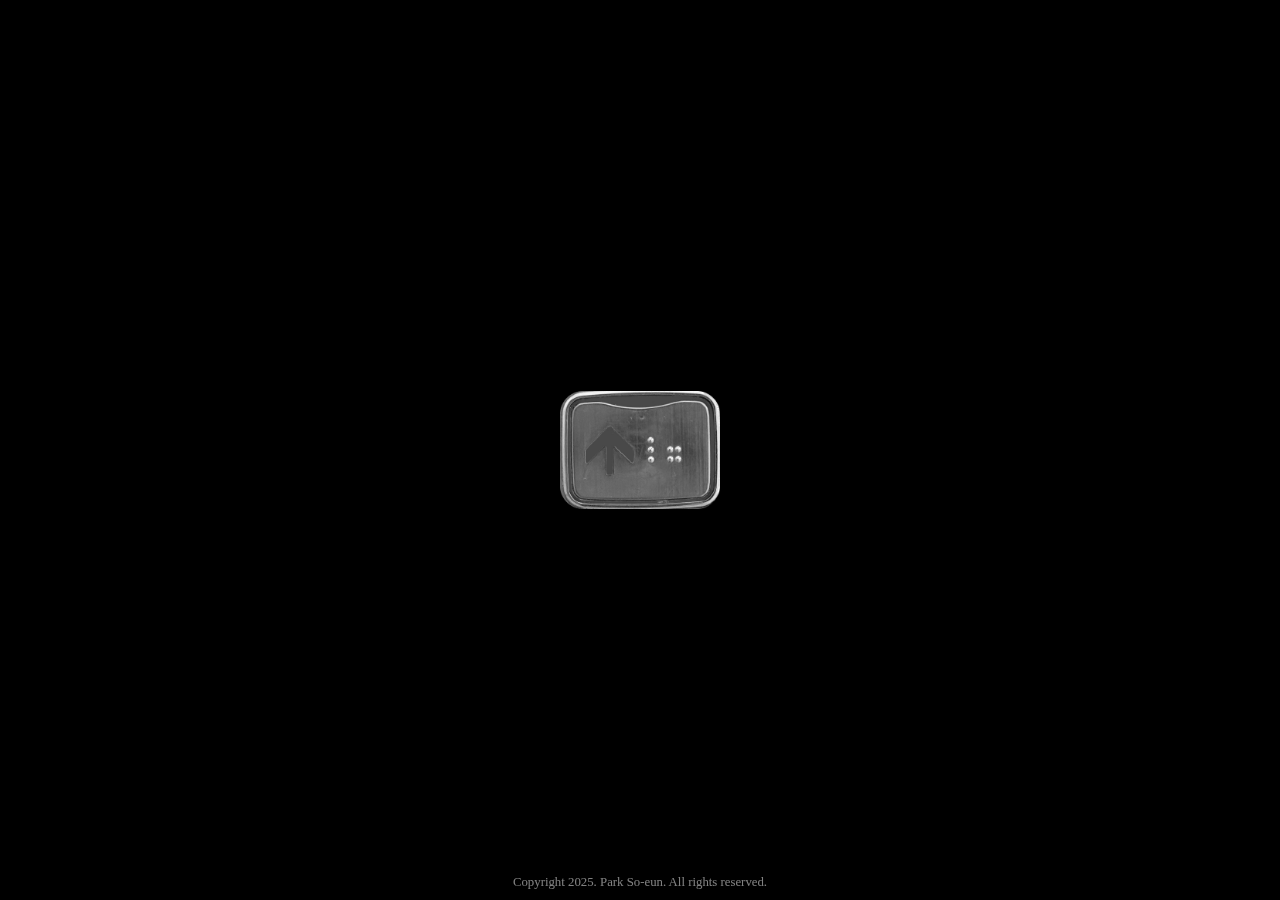
<file: index.html>
<!DOCTYPE html>
<html lang="ko">
<head>
	<meta charset="UTF-8">
	<meta name="viewport" content="width=device-width,initial-scale=1.0">
	<title>시선 : 엘리베이터</title>
	<meta name="description" content="무심코 지나치는 엘리베이터 내부를 바닥, 정면, 천장의 3분할 시점으로 재구성하여, 일상적 공간 속 낯선 조형적 아름다움을 발견하게 하는 인터랙티브 웹사이트입니다.">
	<meta name="keywords" content="엘리베이터, 웹페이지 디자인, 인터랙티브 웹, 서울여자대학교, 공간, 시선, 사용자">
	<link rel="stylesheet" href="style.css">
</head>
<body>

    <main class="elevator-container">
        
        <a href="page2.html" class="img-btn-link">
            <img src="images/button_up.png" alt="엘리베이터 탑승 및 층별 선택 화면으로 이동" class="img-btn">
        </a>

    </main>

    <footer>
        <p>Copyright 2025. Park So-eun. All rights reserved.</p>
    </footer>

</body>
</html>
</file>
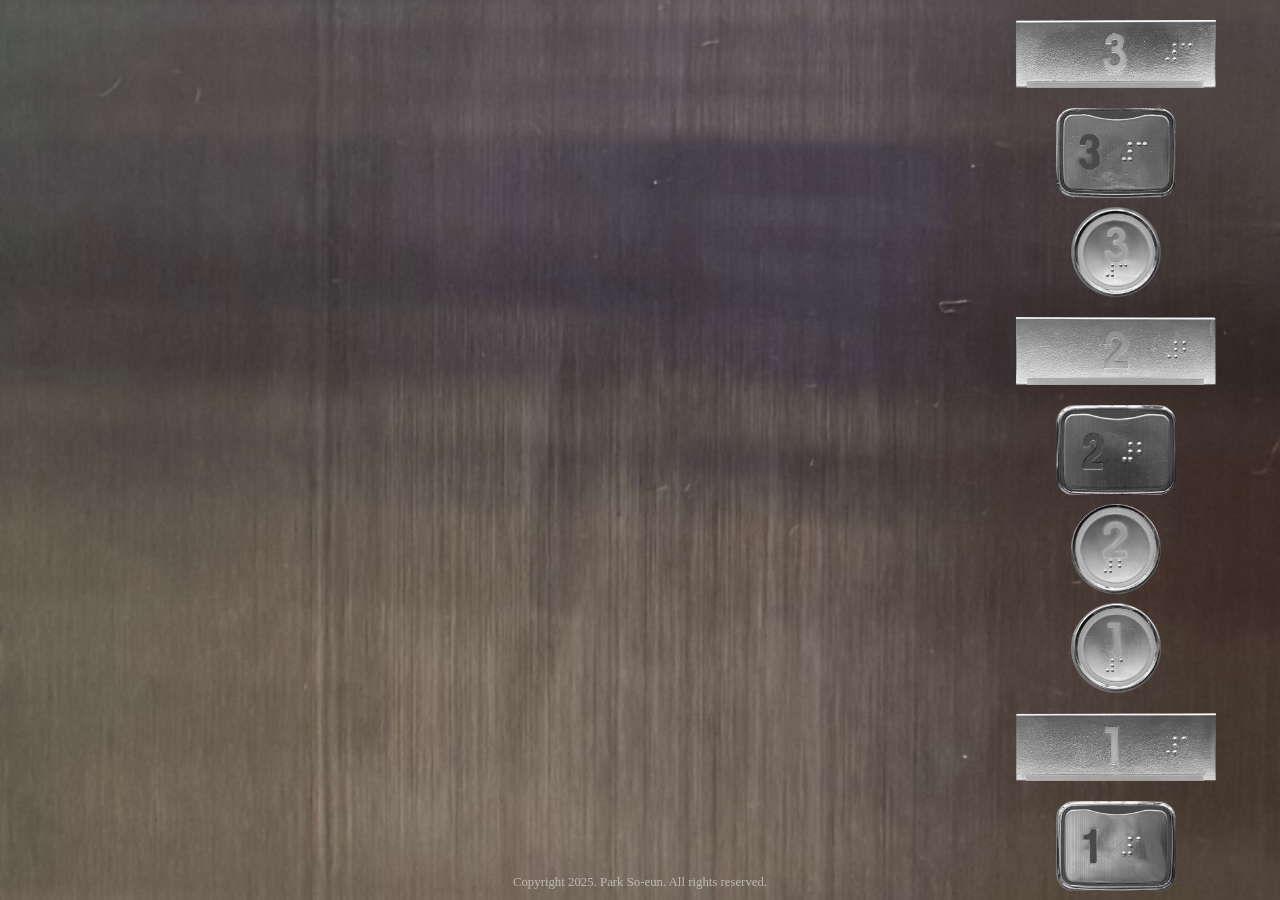
<file: page2.html>
<!DOCTYPE html>
<html lang="ko">
<head>
	<meta charset="UTF-8">
	<meta name="viewport" content="width=device-width,initial-scale=1.0">
	<title>시선 : 엘리베이터</title>
	<meta name="description" content="무심코 지나치는 엘리베이터 내부를 바닥, 정면, 천장의 3분할 시점으로 재구성하여, 일상적 공간 속 낯선 조형적 아름다움을 발견하게 하는 인터랙티브 웹사이트입니다.">
	<meta name="keywords" content="엘리베이터, 웹페이지 디자인, 인터랙티브 웹, 서울여자대학교, 공간, 시선, 사용자">
	<link rel="stylesheet" href="style.css">
</head>
<body>

    <main class="elevator-inside-bg">
        
    <nav class="button-scroll-panel">
        
        <a href="view1_1.html" class="floor-btn-link"><img src="images/btn_1.png" alt="인사관 엘리베이터 바닥 시선 보기" class="floor-btn">
        </a>
        <a href="view1_2.html" class="floor-btn-link"><img src="images/btn_2.png" alt="과학관 엘리베이터 바닥 시선 보기" class="floor-btn" style="width: 210px;">
        </a>
        <a href="view1_3.html" class="floor-btn-link"><img src="images/btn_3.png" alt="누리관 엘리베이터 바닥 시선 보기" class="floor-btn" style="width: 150px;">
        </a>

        <a href="view2_1.html" class="floor-btn-link"><img src="images/btn_4.png" alt="누리관 엘리베이터 정면 시선 보기" class="floor-btn" style="width: 150px;">
        </a>
        <a href="view2_2.html" class="floor-btn-link"><img src="images/btn_5.png" alt="50주년 기념관 엘리베이터 정면 시선 보기" class="floor-btn">
        </a>
        <a href="view2_3.html" class="floor-btn-link"><img src="images/btn_6.png" alt="조형예술관 엘리베이터 정면 시선 보기" class="floor-btn" style="width: 210px;">
        </a>
  
        <a href="view3_1.html" class="floor-btn-link"><img src="images/btn_7.png" alt="과학관 엘리베이터 천장 시선 보기" class="floor-btn" style="width: 150px;">
        </a>
        <a href="view3_2.html" class="floor-btn-link"><img src="images/btn_8.png" alt="누리관 엘리베이터 천장 시선 보기" class="floor-btn">
        </a>
        <a href="view3_3.html" class="floor-btn-link"><img src="images/btn_9.png" alt="인사관 엘리베이터 천장 시선 보기" class="floor-btn" style="width: 210px;">
        </a>

    </nav>
    
    </main>

    <footer>
        <p>Copyright 2025. Park So-eun. All rights reserved.</p>
    </footer>

</body>
</html>
</file>
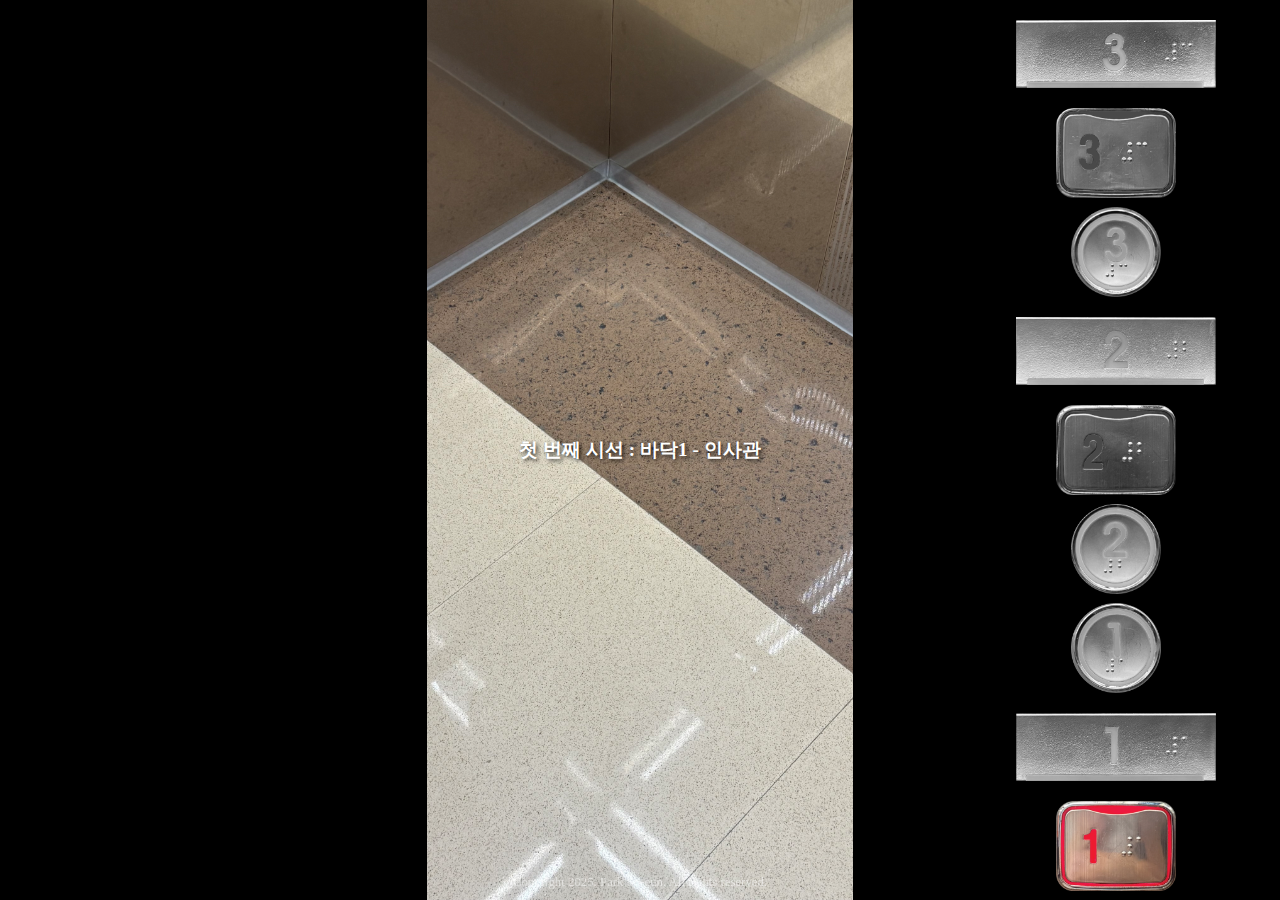
<file: view1_1.html>
<!DOCTYPE html>
<html lang="ko">
<head>
	<meta charset="UTF-8">
	<meta name="viewport" content="width=device-width,initial-scale=1.0">
	<title>첫 번째 시선 : 바닥</title>
	<meta name="description" content="무심코 지나치는 엘리베이터 내부를 바닥, 정면, 천장의 3분할 시점으로 재구성하여, 일상적 공간 속 낯선 조형적 아름다움을 발견하게 하는 인터랙티브 웹사이트입니다.">
	<meta name="keywords" content="엘리베이터, 웹페이지 디자인, 인터랙티브 웹, 서울여자대학교, 공간, 시선, 사용자">
	<link rel="stylesheet" href="style.css">
</head>
<body>

    <main class="split-container">

        <section class="split-item" style="background-color: black;"></section>

        <section class="split-item mobile-main" style="background-image: url('images/view1_1.jpeg');">
            <p class="img-caption">첫 번째 시선 : 바닥1 - 인사관</p>
        </section>

        <section class="split-item" style="background-color: black;"></section>

    </main>

    <nav class="button-scroll-panel">

        <a href="view1_1.html" class="floor-btn-link"><img src="images/btn_1.png" alt="인사관 엘리베이터 바닥 시선 보기" class="floor-btn active-btn">
        </a>
        <a href="view1_2.html" class="floor-btn-link"><img src="images/btn_2.png" alt="과학관 엘리베이터 바닥 시선 보기" class="floor-btn" style="width: 210px;">
        </a>
        <a href="view1_3.html" class="floor-btn-link"><img src="images/btn_3.png" alt="누리관 엘리베이터 바닥 시선 보기" class="floor-btn" style="width: 150px;">
        </a>
        <a href="view2_1.html" class="floor-btn-link"><img src="images/btn_4.png" alt="누리관 엘리베이터 정면 시선 보기" class="floor-btn" style="width: 150px;">
        </a>
        <a href="view2_2.html" class="floor-btn-link"><img src="images/btn_5.png" alt="50주년 기념관 엘리베이터 정면 시선 보기" class="floor-btn" >
        </a>
        <a href="view2_3.html" class="floor-btn-link"><img src="images/btn_6.png" alt="조형예술관 엘리베이터 정면 시선 보기" class="floor-btn" style="width: 210px;">
        </a>
        <a href="view3_1.html" class="floor-btn-link"><img src="images/btn_7.png" alt="과학관 엘리베이터 천장 시선 보기" class="floor-btn" style="width: 150px;">
        </a>
        <a href="view3_2.html" class="floor-btn-link"><img src="images/btn_8.png" alt="누리관 엘리베이터 천장 시선 보기" class="floor-btn">
        </a>
        <a href="view3_3.html" class="floor-btn-link"><img src="images/btn_9.png" alt="인사관 엘리베이터 천장 시선 보기" class="floor-btn" style="width: 210px;">
        </a>

    </nav>

    <footer>
        <p>Copyright 2025. Park So-eun. All rights reserved.</p>
    </footer>

</body>
</html>
</file>
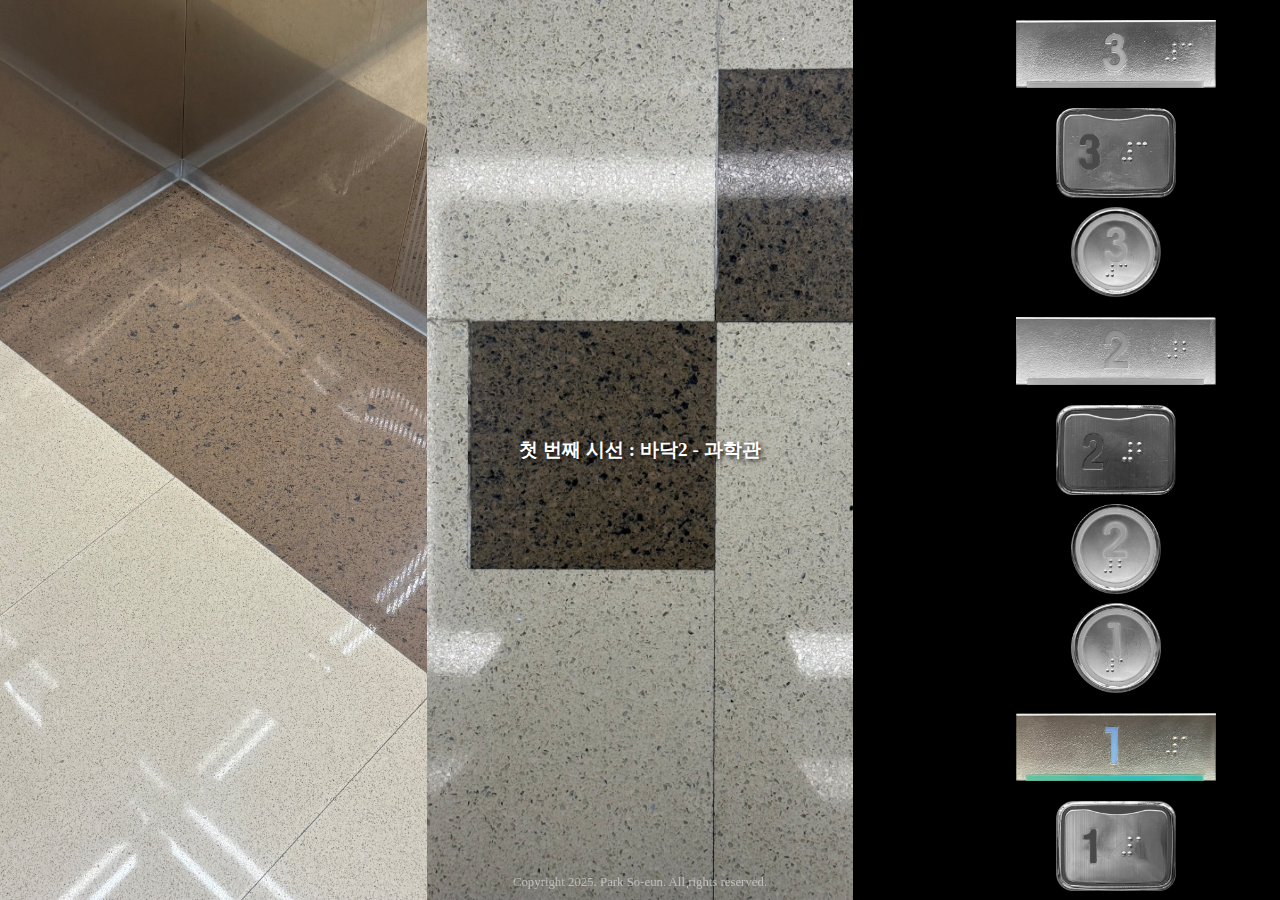
<file: view1_2.html>
<!DOCTYPE html>
<html lang="ko">
<head>
	<meta charset="UTF-8">
	<meta name="viewport" content="width=device-width,initial-scale=1.0">
	<title>첫 번째 시선 : 바닥</title>
	<meta name="description" content="무심코 지나치는 엘리베이터 내부를 바닥, 정면, 천장의 3분할 시점으로 재구성하여, 일상적 공간 속 낯선 조형적 아름다움을 발견하게 하는 인터랙티브 웹사이트입니다.">
	<meta name="keywords" content="엘리베이터, 웹페이지 디자인, 인터랙티브 웹, 서울여자대학교, 공간, 시선, 사용자">
	<link rel="stylesheet" href="style.css">
</head>
<body>

    <main class="split-container">

        <section class="split-item" style="background-image: url('images/view1_1.jpeg');"></section>

        <section class="split-item mobile-main" style="background-image: url('images/view1_2.jpeg');">
            <p class="img-caption">첫 번째 시선 : 바닥2 - 과학관</p>
        </section>

        <section class="split-item" style="background-color: black;"></section>

    </main>

    <nav class="button-scroll-panel">

        <a href="view1_1.html" class="floor-btn-link"><img src="images/btn_1.png" alt="인사관 엘리베이터 바닥 시선 보기" class="floor-btn">
        </a>
        <a href="view1_2.html" class="floor-btn-link"><img src="images/btn_2.png" alt="과학관 엘리베이터 바닥 시선 보기" class="floor-btn active-btn" style="width: 210px;">
        </a>
        <a href="view1_3.html" class="floor-btn-link"><img src="images/btn_3.png" alt="누리관 엘리베이터 바닥 시선 보기" class="floor-btn" style="width: 150px;">
        </a>
        <a href="view2_1.html" class="floor-btn-link"><img src="images/btn_4.png" alt="누리관 엘리베이터 정면 시선 보기" class="floor-btn" style="width: 150px;">
        </a>
        <a href="view2_2.html" class="floor-btn-link"><img src="images/btn_5.png" alt="50주년 기념관 엘리베이터 정면 시선 보기" class="floor-btn" >
        </a>
        <a href="view2_3.html" class="floor-btn-link"><img src="images/btn_6.png" alt="조형예술관 엘리베이터 정면 시선 보기" class="floor-btn" style="width: 210px;">
        </a>
        <a href="view3_1.html" class="floor-btn-link"><img src="images/btn_7.png" alt="과학관 엘리베이터 천장 시선 보기" class="floor-btn" style="width: 150px;">
        </a>
        <a href="view3_2.html" class="floor-btn-link"><img src="images/btn_8.png" alt="누리관 엘리베이터 천장 시선 보기" class="floor-btn">
        </a>
        <a href="view3_3.html" class="floor-btn-link"><img src="images/btn_9.png" alt="인사관 엘리베이터 천장 시선 보기" class="floor-btn" style="width: 210px;">
        </a>

    </nav>

    <footer>
        <p>Copyright 2025. Park So-eun. All rights reserved.</p>
    </footer>

</body>
</html>
</file>
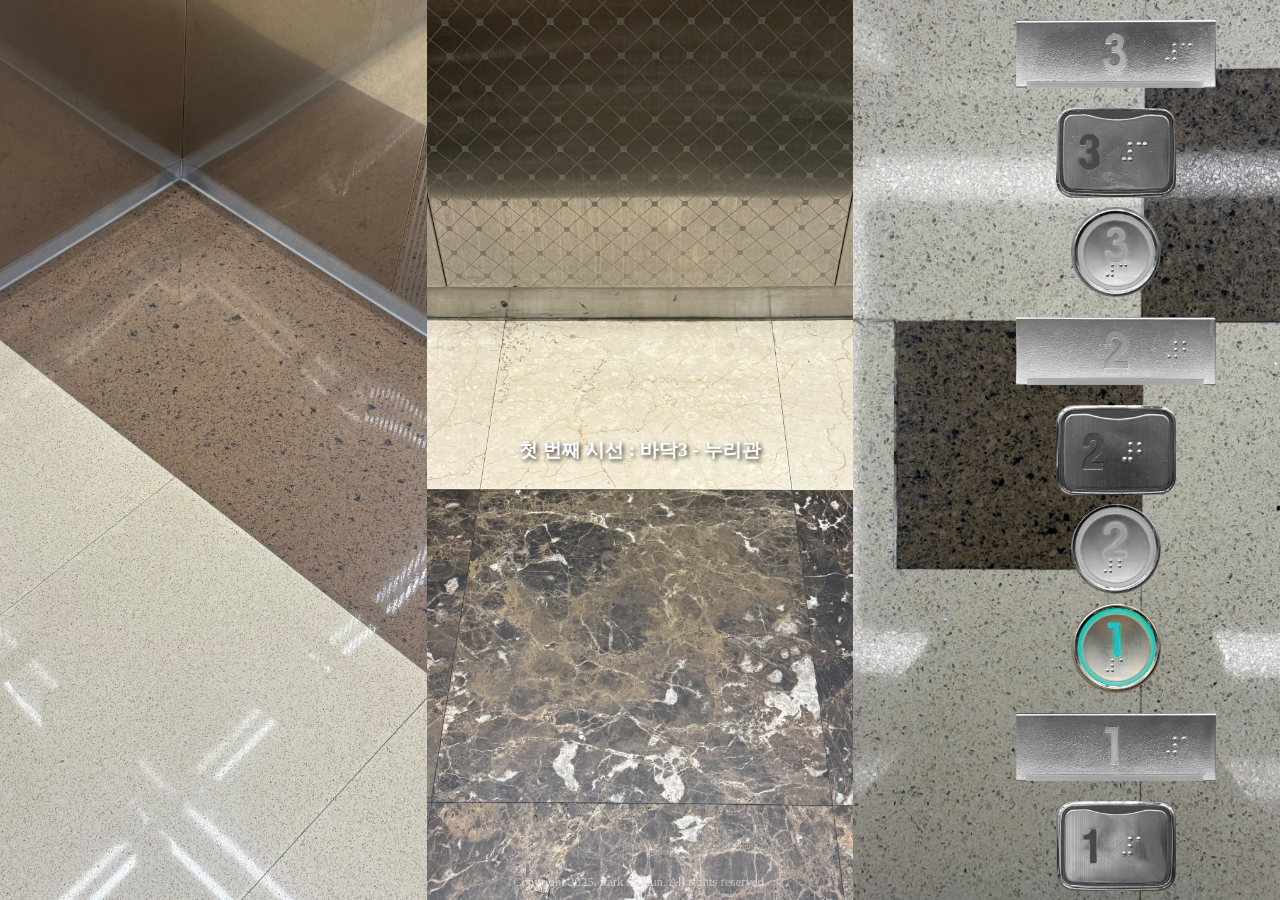
<file: view1_3.html>
<!DOCTYPE html>
<html lang="ko">
<head>
	<meta charset="UTF-8">
	<meta name="viewport" content="width=device-width,initial-scale=1.0">
	<title>첫 번째 시선 : 바닥</title>
	<meta name="description" content="무심코 지나치는 엘리베이터 내부를 바닥, 정면, 천장의 3분할 시점으로 재구성하여, 일상적 공간 속 낯선 조형적 아름다움을 발견하게 하는 인터랙티브 웹사이트입니다.">
	<meta name="keywords" content="엘리베이터, 웹페이지 디자인, 인터랙티브 웹, 서울여자대학교, 공간, 시선, 사용자">
	<link rel="stylesheet" href="style.css">
</head>
<body>

    <main class="split-container">

        <section class="split-item" style="background-image: url('images/view1_1.jpeg');"></section>

        <section class="split-item mobile-main" style="background-image: url('images/view1_3.jpeg');">
            <p class="img-caption">첫 번째 시선 : 바닥3 - 누리관</p>
        </section>

        <section class="split-item" style="background-image: url('images/view1_2.jpeg');"></section>

    </main>

    <nav class="button-scroll-panel">
            
        <a href="view1_1.html" class="floor-btn-link"><img src="images/btn_1.png" alt="인사관 엘리베이터 바닥 시선 보기" class="floor-btn">
        </a>
        <a href="view1_2.html" class="floor-btn-link"><img src="images/btn_2.png" alt="과학관 엘리베이터 바닥 시선 보기" class="floor-btn" style="width: 210px;">
        </a>
        <a href="view1_3.html" class="floor-btn-link"><img src="images/btn_3.png" alt="누리관 엘리베이터 바닥 시선 보기" class="floor-btn active-btn" style="width: 150px;">
        </a>
        <a href="view2_1.html" class="floor-btn-link"><img src="images/btn_4.png" alt="누리관 엘리베이터 정면 시선 보기" class="floor-btn" style="width: 150px;">
        </a>
        <a href="view2_2.html" class="floor-btn-link"><img src="images/btn_5.png" alt="50주년 기념관 엘리베이터 정면 시선 보기" class="floor-btn" >
        </a>
        <a href="view2_3.html" class="floor-btn-link"><img src="images/btn_6.png" alt="조형예술관 엘리베이터 정면 시선 보기" class="floor-btn" style="width: 210px;">
        </a>
        <a href="view3_1.html" class="floor-btn-link"><img src="images/btn_7.png" alt="과학관 엘리베이터 천장 시선 보기" class="floor-btn" style="width: 150px;">
        </a>
        <a href="view3_2.html" class="floor-btn-link"><img src="images/btn_8.png" alt="누리관 엘리베이터 천장 시선 보기" class="floor-btn">
        </a>
        <a href="view3_3.html" class="floor-btn-link"><img src="images/btn_9.png" alt="인사관 엘리베이터 천장 시선 보기" class="floor-btn" style="width: 210px;">
        </a>
            
    </nav>

    <footer>
        <p>Copyright 2025. Park So-eun. All rights reserved.</p>
    </footer>

</body>
</html>
</file>
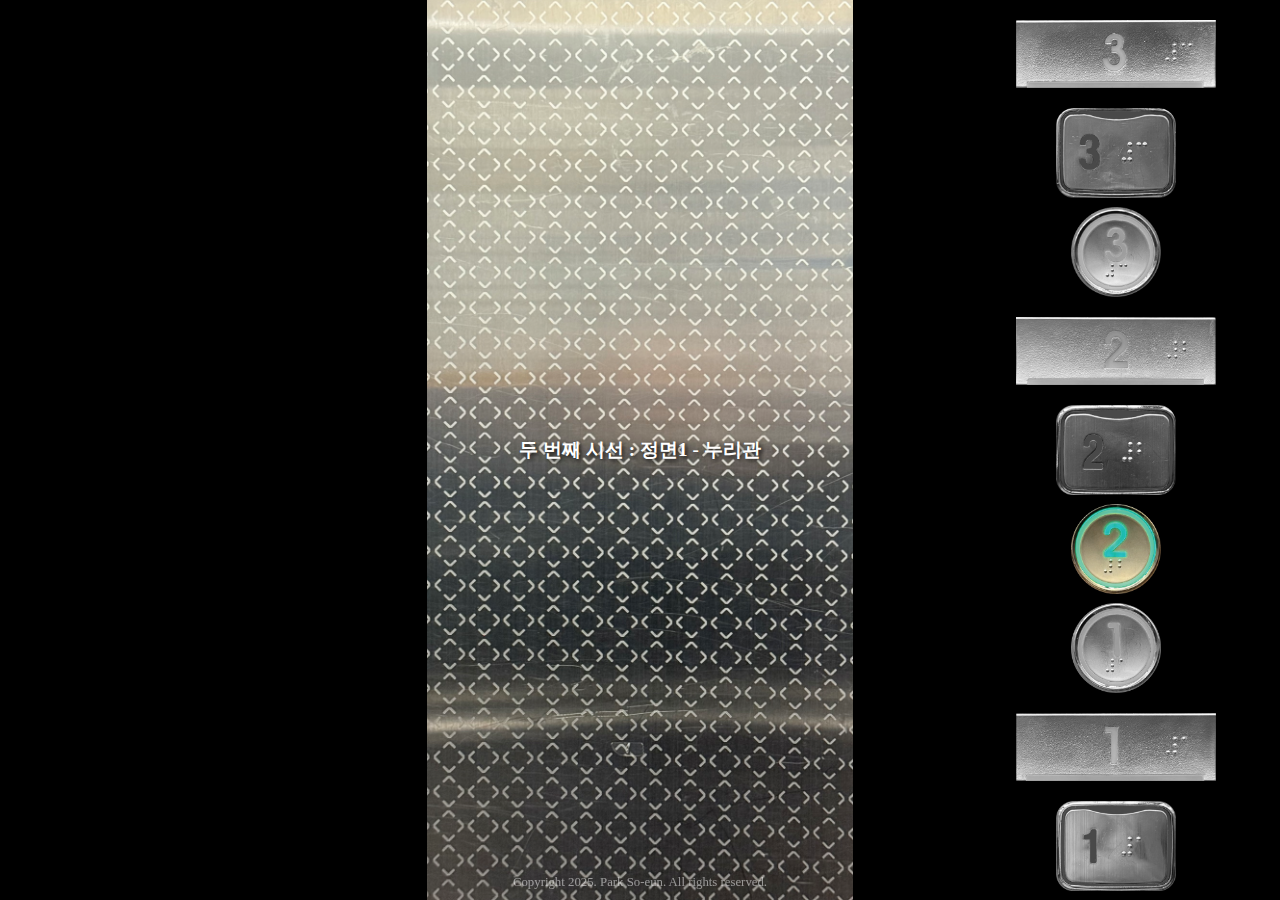
<file: view2_1.html>
<!DOCTYPE html>
<html lang="ko">
<head>
	<meta charset="UTF-8">
	<meta name="viewport" content="width=device-width,initial-scale=1.0">
	<title>두 번째 시선 : 정면</title>
	<meta name="description" content="무심코 지나치는 엘리베이터 내부를 바닥, 정면, 천장의 3분할 시점으로 재구성하여, 일상적 공간 속 낯선 조형적 아름다움을 발견하게 하는 인터랙티브 웹사이트입니다.">
	<meta name="keywords" content="엘리베이터, 웹페이지 디자인, 인터랙티브 웹, 서울여자대학교, 공간, 시선, 사용자">
	<link rel="stylesheet" href="style.css">
</head>
<body>

    <main class="split-container">

        <section class="split-item" style="background-color:black;"></section>

        <section class="split-item mobile-main" style="background-image: url('images/view2_1.jpeg');">
            <p class="img-caption">두 번째 시선 : 정면1 - 누리관</p>
        </section>

        <section class="split-item" style="background-color:black;"></section>

    </main>

    <nav class="button-scroll-panel">

        <a href="view1_1.html" class="floor-btn-link"><img src="images/btn_1.png" alt="인사관 엘리베이터 바닥 시선 보기" class="floor-btn">
        </a>
        <a href="view1_2.html" class="floor-btn-link"><img src="images/btn_2.png" alt="과학관 엘리베이터 바닥 시선 보기" class="floor-btn" style="width: 210px;">
        </a>
        <a href="view1_3.html" class="floor-btn-link"><img src="images/btn_3.png" alt="누리관 엘리베이터 바닥 시선 보기" class="floor-btn" style="width: 150px;">
        </a>
        <a href="view2_1.html" class="floor-btn-link"><img src="images/btn_4.png" alt="누리관 엘리베이터 정면 시선 보기" class="floor-btn active-btn" style="width: 150px;">
        </a>
        <a href="view2_2.html" class="floor-btn-link"><img src="images/btn_5.png" alt="50주년 기념관 엘리베이터 정면 시선 보기" class="floor-btn" >
        </a>
        <a href="view2_3.html" class="floor-btn-link"><img src="images/btn_6.png" alt="조형예술관 엘리베이터 정면 시선 보기" class="floor-btn" style="width: 210px;">
        </a>
        <a href="view3_1.html" class="floor-btn-link"><img src="images/btn_7.png" alt="과학관 엘리베이터 천장 시선 보기" class="floor-btn" style="width: 150px;">
        </a>
        <a href="view3_2.html" class="floor-btn-link"><img src="images/btn_8.png" alt="누리관 엘리베이터 천장 시선 보기" class="floor-btn">
        </a>
        <a href="view3_3.html" class="floor-btn-link"><img src="images/btn_9.png" alt="인사관 엘리베이터 천장 시선 보기" class="floor-btn" style="width: 210px;">
        </a>
            
    </nav>

    <footer>
        <p>Copyright 2025. Park So-eun. All rights reserved.</p>
    </footer>

</body>
</html>
</file>
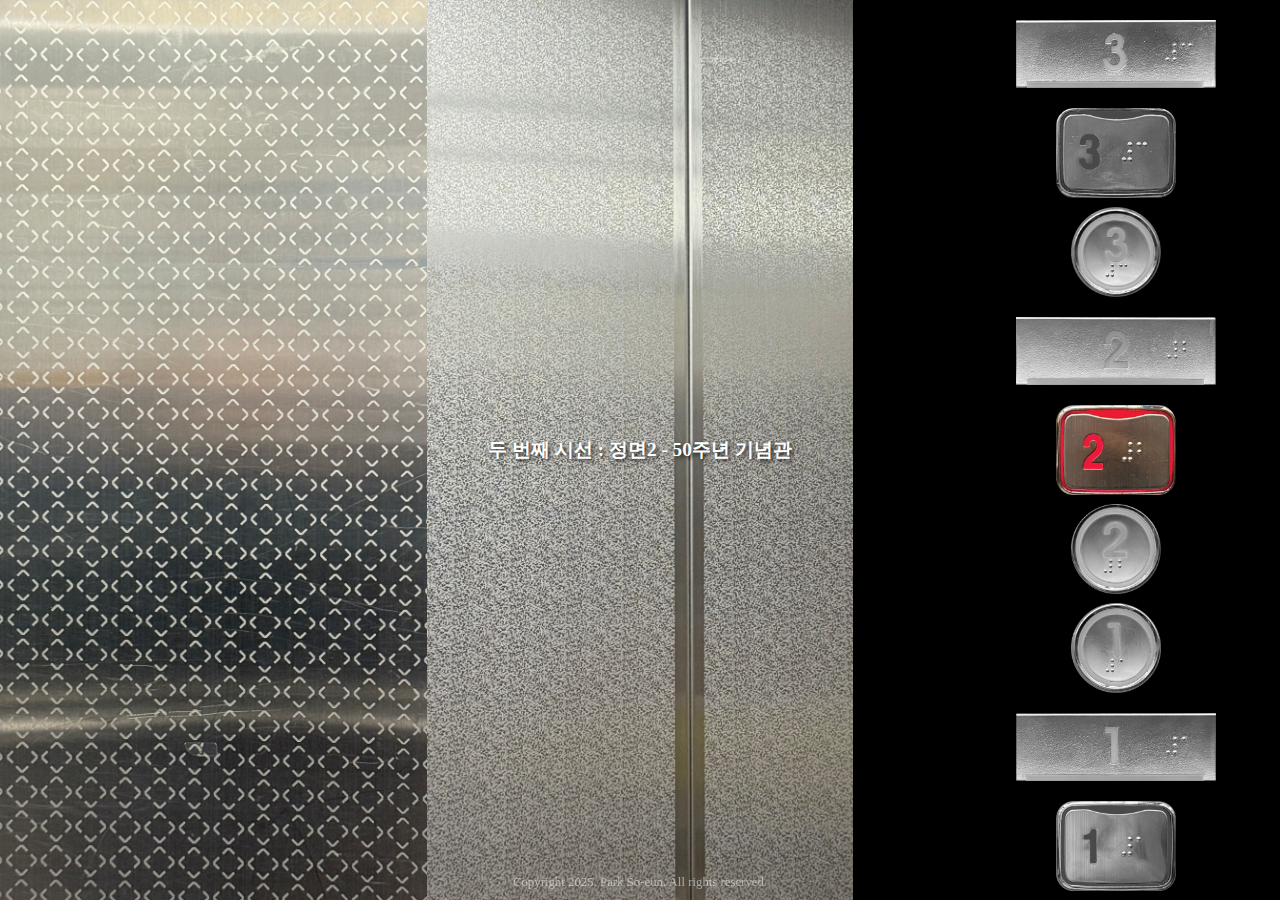
<file: view2_2.html>
<!DOCTYPE html>
<html lang="ko">
<head>
	<meta charset="UTF-8">
	<meta name="viewport" content="width=device-width,initial-scale=1.0">
	<title>두 번째 시선 : 정면</title>
	<meta name="description" content="무심코 지나치는 엘리베이터 내부를 바닥, 정면, 천장의 3분할 시점으로 재구성하여, 일상적 공간 속 낯선 조형적 아름다움을 발견하게 하는 인터랙티브 웹사이트입니다.">
	<meta name="keywords" content="엘리베이터, 웹페이지 디자인, 인터랙티브 웹, 서울여자대학교, 공간, 시선, 사용자">
	<link rel="stylesheet" href="style.css">
</head>
<body>

    <main class="split-container">

        <section class="split-item" style="background-image: url('images/view2_1.jpeg');"></section>

        <section class="split-item mobile-main" style="background-image: url('images/view2_2.jpeg');">
            <p class="img-caption">두 번째 시선 : 정면2 - 50주년 기념관</p>
        </section>

        <section class="split-item" style="background-color: black;"></section>

    </main>

    <nav class="button-scroll-panel">

        <a href="view1_1.html" class="floor-btn-link"><img src="images/btn_1.png" alt="인사관 엘리베이터 바닥 시선 보기" class="floor-btn">
        </a>
        <a href="view1_2.html" class="floor-btn-link"><img src="images/btn_2.png" alt="과학관 엘리베이터 바닥 시선 보기" class="floor-btn" style="width: 210px;">
        </a>
        <a href="view1_3.html" class="floor-btn-link"><img src="images/btn_3.png" alt="누리관 엘리베이터 바닥 시선 보기" class="floor-btn" style="width: 150px;">
        </a>
        <a href="view2_1.html" class="floor-btn-link"><img src="images/btn_4.png" alt="누리관 엘리베이터 정면 시선 보기" class="floor-btn" style="width: 150px;">
        </a>
        <a href="view2_2.html" class="floor-btn-link"><img src="images/btn_5.png" alt="50주년 기념관 엘리베이터 정면 시선 보기" class="floor-btn active-btn" >
        </a>
        <a href="view2_3.html" class="floor-btn-link"><img src="images/btn_6.png" alt="조형예술관 엘리베이터 정면 시선 보기" class="floor-btn" style="width: 210px;">
        </a>
        <a href="view3_1.html" class="floor-btn-link"><img src="images/btn_7.png" alt="과학관 엘리베이터 천장 시선 보기" class="floor-btn" style="width: 150px;">
        </a>
        <a href="view3_2.html" class="floor-btn-link"><img src="images/btn_8.png" alt="누리관 엘리베이터 천장 시선 보기" class="floor-btn">
        </a>
        <a href="view3_3.html" class="floor-btn-link"><img src="images/btn_9.png" alt="인사관 엘리베이터 천장 시선 보기" class="floor-btn" style="width: 210px;">
        </a>

    </nav>

    <footer>
        <p>Copyright 2025. Park So-eun. All rights reserved.</p>
    </footer>

</body>
</html>
</file>
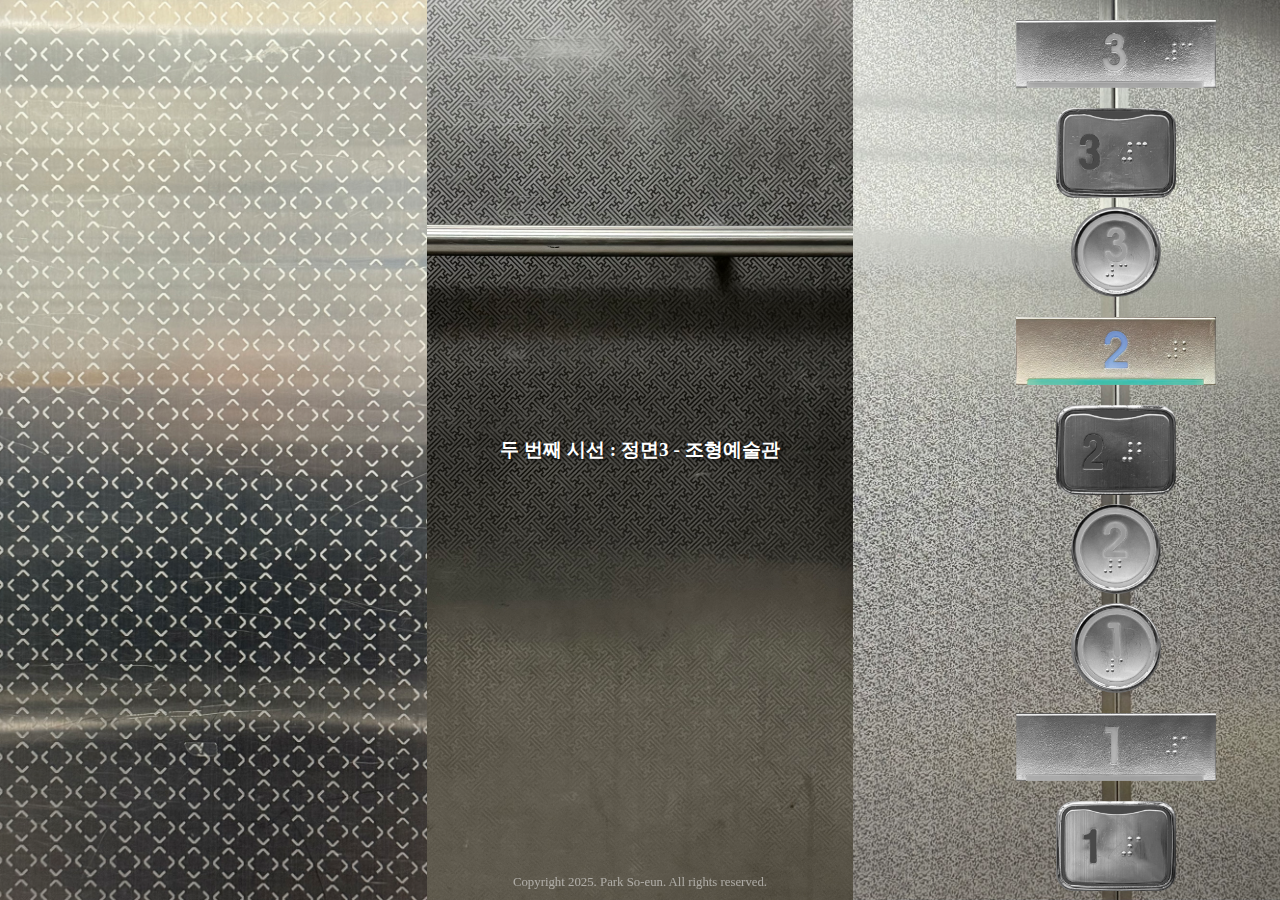
<file: view2_3.html>
<!DOCTYPE html>
<html lang="ko">
<head>
	<meta charset="UTF-8">
	<meta name="viewport" content="width=device-width,initial-scale=1.0">
	<title>두 번째 시선 : 정면</title>
	<meta name="description" content="무심코 지나치는 엘리베이터 내부를 바닥, 정면, 천장의 3분할 시점으로 재구성하여, 일상적 공간 속 낯선 조형적 아름다움을 발견하게 하는 인터랙티브 웹사이트입니다.">
	<meta name="keywords" content="엘리베이터, 웹페이지 디자인, 인터랙티브 웹, 서울여자대학교, 공간, 시선, 사용자">
	<link rel="stylesheet" href="style.css">
</head>
<body>

    <main class="split-container">

        <section class="split-item" style="background-image: url('images/view2_1.jpeg');"></section>

        <section class="split-item mobile-main" style="background-image: url('images/view2_3.jpeg');">
            <p class="img-caption">두 번째 시선 : 정면3 - 조형예술관</p>
        </section>

        <section class="split-item" style="background-image: url('images/view2_2.jpeg');"></section>

    </main>

    <nav class="button-scroll-panel">
            
        <a href="view1_1.html" class="floor-btn-link"><img src="images/btn_1.png" alt="인사관 엘리베이터 바닥 시선 보기" class="floor-btn">
        </a>
        <a href="view1_2.html" class="floor-btn-link"><img src="images/btn_2.png" alt="과학관 엘리베이터 바닥 시선 보기" class="floor-btn" style="width: 210px;">
        </a>
        <a href="view1_3.html" class="floor-btn-link"><img src="images/btn_3.png" alt="누리관 엘리베이터 바닥 시선 보기" class="floor-btn" style="width: 150px;">
        </a>
        <a href="view2_1.html" class="floor-btn-link"><img src="images/btn_4.png" alt="누리관 엘리베이터 정면 시선 보기" class="floor-btn" style="width: 150px;">
        </a>
        <a href="view2_2.html" class="floor-btn-link"><img src="images/btn_5.png" alt="50주년 기념관 엘리베이터 정면 시선 보기" class="floor-btn" >
        </a>
        <a href="view2_3.html" class="floor-btn-link"><img src="images/btn_6.png" alt="조형예술관 엘리베이터 정면 시선 보기" class="floor-btn active-btn" style="width: 210px;">
        </a>
        <a href="view3_1.html" class="floor-btn-link"><img src="images/btn_7.png" alt="과학관 엘리베이터 천장 시선 보기" class="floor-btn" style="width: 150px;">
        </a>
        <a href="view3_2.html" class="floor-btn-link"><img src="images/btn_8.png" alt="누리관 엘리베이터 천장 시선 보기" class="floor-btn">
        </a>
        <a href="view3_3.html" class="floor-btn-link"><img src="images/btn_9.png" alt="인사관 엘리베이터 천장 시선 보기" class="floor-btn" style="width: 210px;">
        </a>

    </nav>

    <footer>
        <p>Copyright 2025. Park So-eun. All rights reserved.</p>
    </footer>

</body>
</html>
</file>
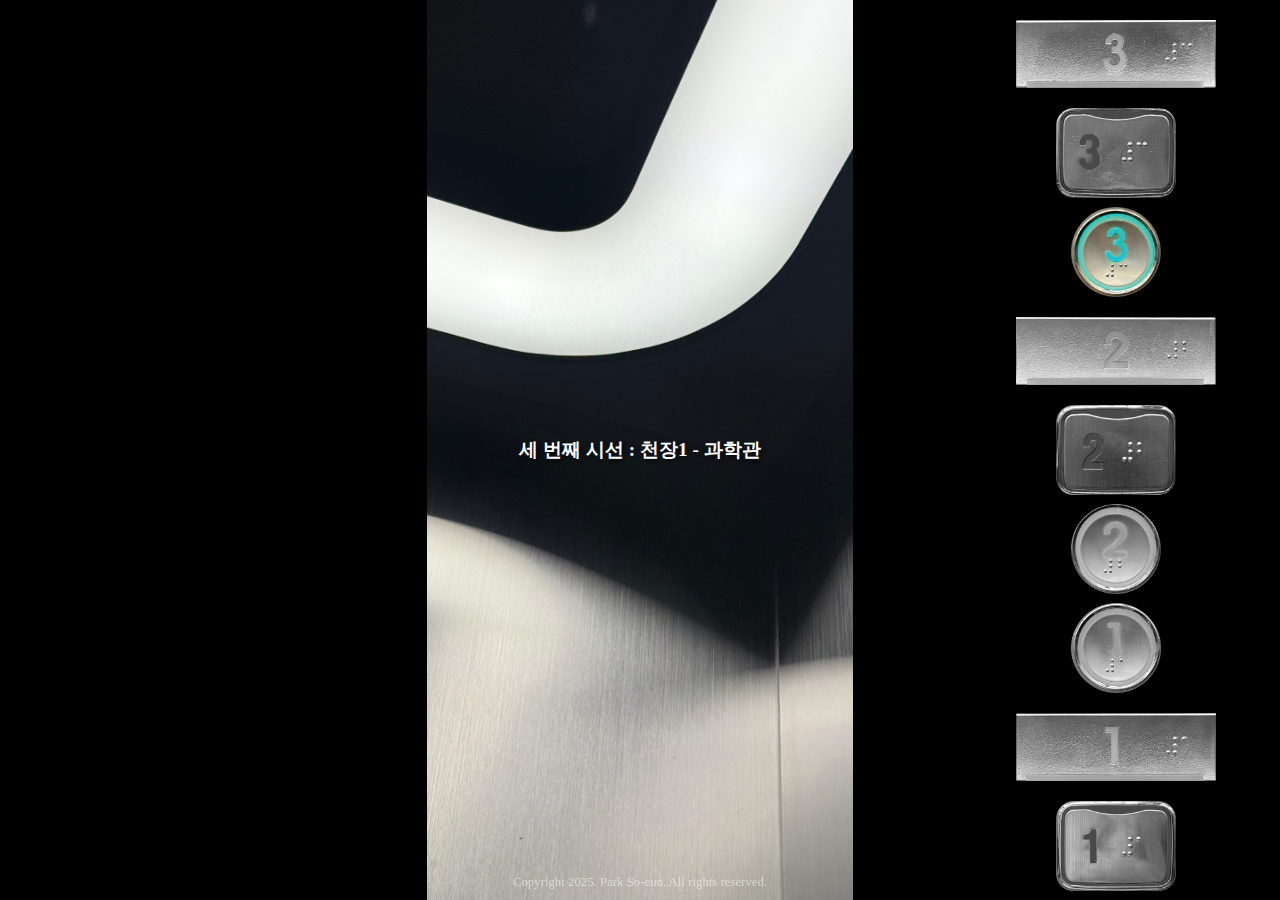
<file: view3_1.html>
<!DOCTYPE html>
<html lang="ko">
<head>
	<meta charset="UTF-8">
	<meta name="viewport" content="width=device-width,initial-scale=1.0">
	<title>세 번째 시선 : 천장</title>
	<meta name="description" content="무심코 지나치는 엘리베이터 내부를 바닥, 정면, 천장의 3분할 시점으로 재구성하여, 일상적 공간 속 낯선 조형적 아름다움을 발견하게 하는 인터랙티브 웹사이트입니다.">
	<meta name="keywords" content="엘리베이터, 웹페이지 디자인, 인터랙티브 웹, 서울여자대학교, 공간, 시선, 사용자">
	<link rel="stylesheet" href="style.css">
</head>
<body>

    <main class="split-container">

        <section class="split-item" style="background-color:black;"></section>

        <section class="split-item mobile-main" style="background-image: url('images/view3_1.jpeg');">
            <p class="img-caption">세 번째 시선 : 천장1 - 과학관</p>
        </section>
        
        <section class="split-item" style="background-color:black;"></section>

    </main>

    <nav class="button-scroll-panel">

        <a href="view1_1.html" class="floor-btn-link"><img src="images/btn_1.png" alt="인사관 엘리베이터 바닥 시선 보기" class="floor-btn">
        </a>
        <a href="view1_2.html" class="floor-btn-link"><img src="images/btn_2.png" alt="과학관 엘리베이터 바닥 시선 보기" class="floor-btn" style="width: 210px;">
        </a>
        <a href="view1_3.html" class="floor-btn-link"><img src="images/btn_3.png" alt="누리관 엘리베이터 바닥 시선 보기" class="floor-btn" style="width: 150px;">
        </a>
        <a href="view2_1.html" class="floor-btn-link"><img src="images/btn_4.png" alt="누리관 엘리베이터 정면 시선 보기" class="floor-btn" style="width: 150px;">
        </a>
        <a href="view2_2.html" class="floor-btn-link"><img src="images/btn_5.png" alt="50주년 기념관 엘리베이터 정면 시선 보기" class="floor-btn" >
        </a>
        <a href="view2_3.html" class="floor-btn-link"><img src="images/btn_6.png" alt="조형예술관 엘리베이터 정면 시선 보기" class="floor-btn" style="width: 210px;">
        </a>
        <a href="view3_1.html" class="floor-btn-link"><img src="images/btn_7.png" alt="과학관 엘리베이터 천장 시선 보기" class="floor-btn active-btn" style="width: 150px;">
        </a>
        <a href="view3_2.html" class="floor-btn-link"><img src="images/btn_8.png" alt="누리관 엘리베이터 천장 시선 보기" class="floor-btn">
        </a>
        <a href="view3_3.html" class="floor-btn-link"><img src="images/btn_9.png" alt="인사관 엘리베이터 천장 시선 보기" class="floor-btn" style="width: 210px;">
        </a>
            
    </nav>

    <footer>
        <p>Copyright 2025. Park So-eun. All rights reserved.</p>
    </footer>

</body>
</html>
</file>
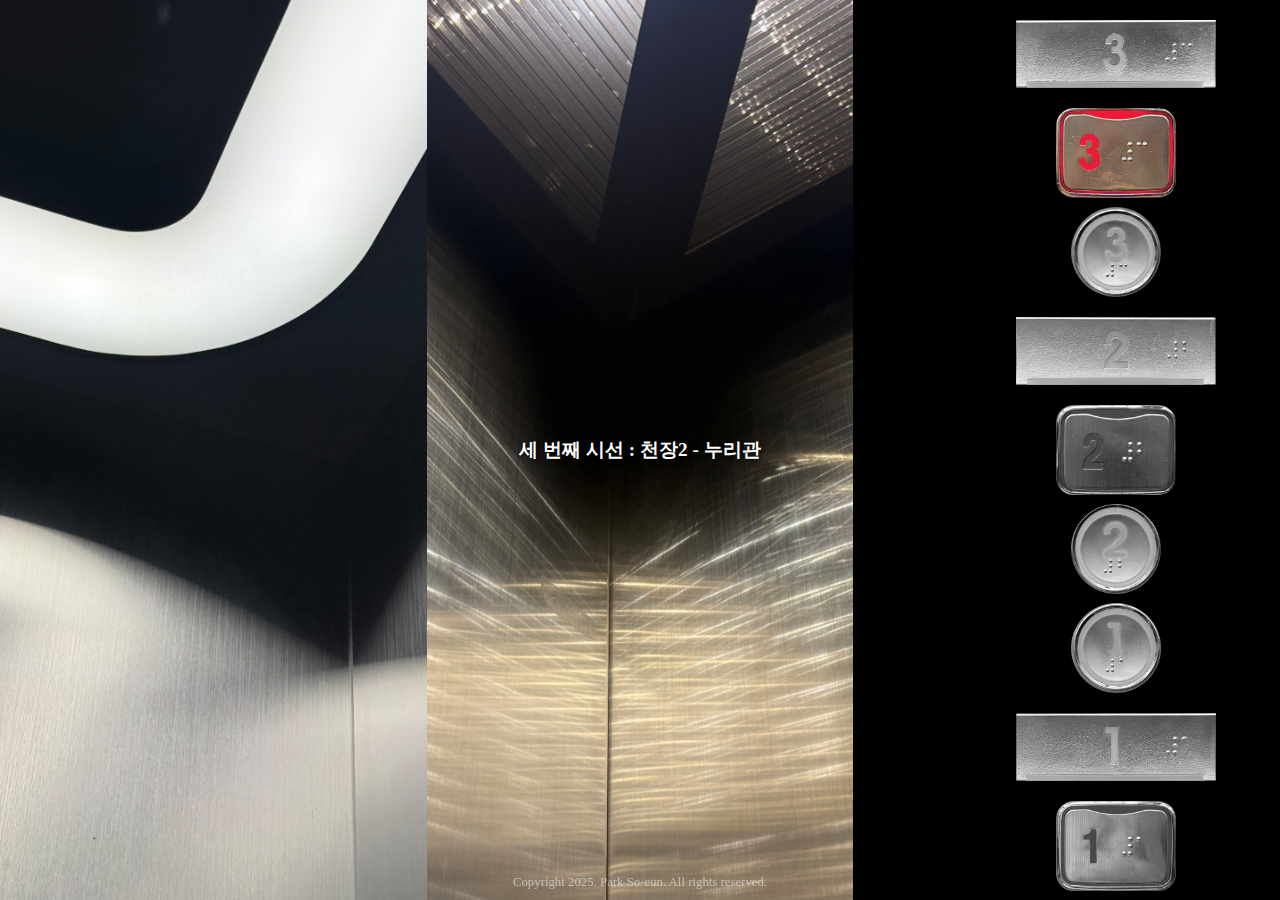
<file: view3_2.html>
<!DOCTYPE html>
<html lang="ko">
<head>
	<meta charset="UTF-8">
	<meta name="viewport" content="width=device-width,initial-scale=1.0">
	<title>세 번째 시선 : 천장</title>
	<meta name="description" content="무심코 지나치는 엘리베이터 내부를 바닥, 정면, 천장의 3분할 시점으로 재구성하여, 일상적 공간 속 낯선 조형적 아름다움을 발견하게 하는 인터랙티브 웹사이트입니다.">
	<meta name="keywords" content="엘리베이터, 웹페이지 디자인, 인터랙티브 웹, 서울여자대학교, 공간, 시선, 사용자">
	<link rel="stylesheet" href="style.css">
</head>
<body>

    <main class="split-container">

        <section class="split-item" style="background-image: url('images/view3_1.jpeg');"></section>

        <section class="split-item mobile-main" style="background-image: url('images/view3_2.jpeg');">
            <p class="img-caption">세 번째 시선 : 천장2 - 누리관</p>
        </section>

        <section class="split-item" style="background-color: black;"></section>

    </main>

    <nav class="button-scroll-panel">

        <a href="view1_1.html" class="floor-btn-link"><img src="images/btn_1.png" alt="인사관 엘리베이터 바닥 시선 보기" class="floor-btn">
        </a>
        <a href="view1_2.html" class="floor-btn-link"><img src="images/btn_2.png" alt="과학관 엘리베이터 바닥 시선 보기" class="floor-btn" style="width: 210px;">
        </a>
        <a href="view1_3.html" class="floor-btn-link"><img src="images/btn_3.png" alt="누리관 엘리베이터 바닥 시선 보기" class="floor-btn" style="width: 150px;">
        </a>
        <a href="view2_1.html" class="floor-btn-link"><img src="images/btn_4.png" alt="누리관 엘리베이터 정면 시선 보기" class="floor-btn" style="width: 150px;">
        </a>
        <a href="view2_2.html" class="floor-btn-link"><img src="images/btn_5.png" alt="50주년 기념관 엘리베이터 정면 시선 보기" class="floor-btn" >
        </a>
        <a href="view2_3.html" class="floor-btn-link"><img src="images/btn_6.png" alt="조형예술관 엘리베이터 정면 시선 보기" class="floor-btn" style="width: 210px;">
        </a>
        <a href="view3_1.html" class="floor-btn-link"><img src="images/btn_7.png" alt="과학관 엘리베이터 천장 시선 보기" class="floor-btn" style="width: 150px;">
        </a>
        <a href="view3_2.html" class="floor-btn-link"><img src="images/btn_8.png" alt="누리관 엘리베이터 천장 시선 보기" class="floor-btn active-btn">
        </a>
        <a href="view3_3.html" class="floor-btn-link"><img src="images/btn_9.png" alt="인사관 엘리베이터 천장 시선 보기" class="floor-btn" style="width: 210px;">
        </a>

    </nav>

    <footer>
        <p>Copyright 2025. Park So-eun. All rights reserved.</p>
    </footer>

</body>
</html>
</file>
<file: style.css>
* {
    margin: 0;
    padding: 0;
    box-sizing: border-box;
}

body, html {
    height: 100%;
    width: 100%;
}

.elevator-container {
    background-color: black;
    height: 100vh; 
    display: flex;
    justify-content: center;
    align-items: center;
}

.img-btn {
    width: 160px; 
    height: auto;
    cursor: pointer;
    transition: transform 0.3s ease;
    display: block;
    filter: grayscale(100%);
}

.img-btn-link:hover .img-btn {
    filter: grayscale(0%);
}

.img-btn-link {
    -webkit-tap-highlight-color: transparent;
}

.elevator-inside-bg {
    background-image: url('images/elevator_inside.jpeg');
    background-size: cover;
    background-position: center;
    width: 100%;
    height: 100vh;
    position: relative;
    overflow: hidden;
}

.button-scroll-panel {
    position: absolute;
    right: 5%;
    top: 50%;
    transform: translateY(-50%);
    height: auto;
    width: max-content;
    display: flex;
    flex-direction: column-reverse;
    justify-content:center;
    align-items: center;
    gap:1vh;
    z-index: 10;
}


.floor-btn {
    width: auto !important;  
    height: 10vh !important;
    max-width: 200px;
    object-fit: contain;
    display: block;
    cursor: pointer;
    filter: grayscale(100%); 
    transition: transform 0.2s;
}

.floor-btn-link:hover .floor-btn {
    filter: grayscale(0%);
}

img.floor-btn.active-btn {
    filter: grayscale(0%) !important;
}

.split-container {
    position: absolute;
    top: 0;
    left: 0;
    width: 100%;
    height: 100vh;
    display: flex; 
    z-index: 1; 
}

.split-item {
    flex: 1;
    height: 100%;
    background-size: cover;
    background-position: center;
    background-repeat: no-repeat;
    background-color: black;
    border-right:none;
    display: flex;
    justify-content: center;
    align-items: center;
}

.split-item:last-child {
    border-right: none;
}

.img-caption {
    color: white; 
    font-size: 1.2rem; 
    font-weight: bold; 
    text-align: center; 
    text-shadow: 2px 2px 4px rgba(0, 0, 0, 0.8);
}

footer {
    position: fixed;
    bottom: 10px;
    width: 100%;
    text-align: center;
    color: rgba(255, 255, 255, 0.5);
    font-size: 0.8rem;
    z-index: 5;
    pointer-events: none;
}

@media screen and (max-width: 768px) {

    .img-btn {
        width:140px !important;
    }

    .button-scroll-panel {
        top: auto;
        bottom: 0;
        right: 0;
        left: 0;
        width: 100%;
        flex-direction: row; 
        padding: 10px;
        gap:15px;
        overflow-x: auto;
        justify-content: flex-start;
    }
     
    .floor-btn {
        width: 60px !important;
        padding: 0;
    }

    .split-container {
        flex-direction: column; 
    }

    .split-item {
        display: none; 
    }

    .split-item.mobile-main {
        display: flex;
        width: 100%;
        height: 100vh;
        background-size: cover;
    }

    .img-caption {
        font-size: 1.3rem;
    }

    footer {
        display: block;
        
        bottom: auto; 
        top: 10px; 
        
        font-size: 0.6rem; 
        color: rgba(255, 255, 255, 0.4);
        
        width: 100%;
        text-align: center;
        z-index: 5;
    }
}
</file>
